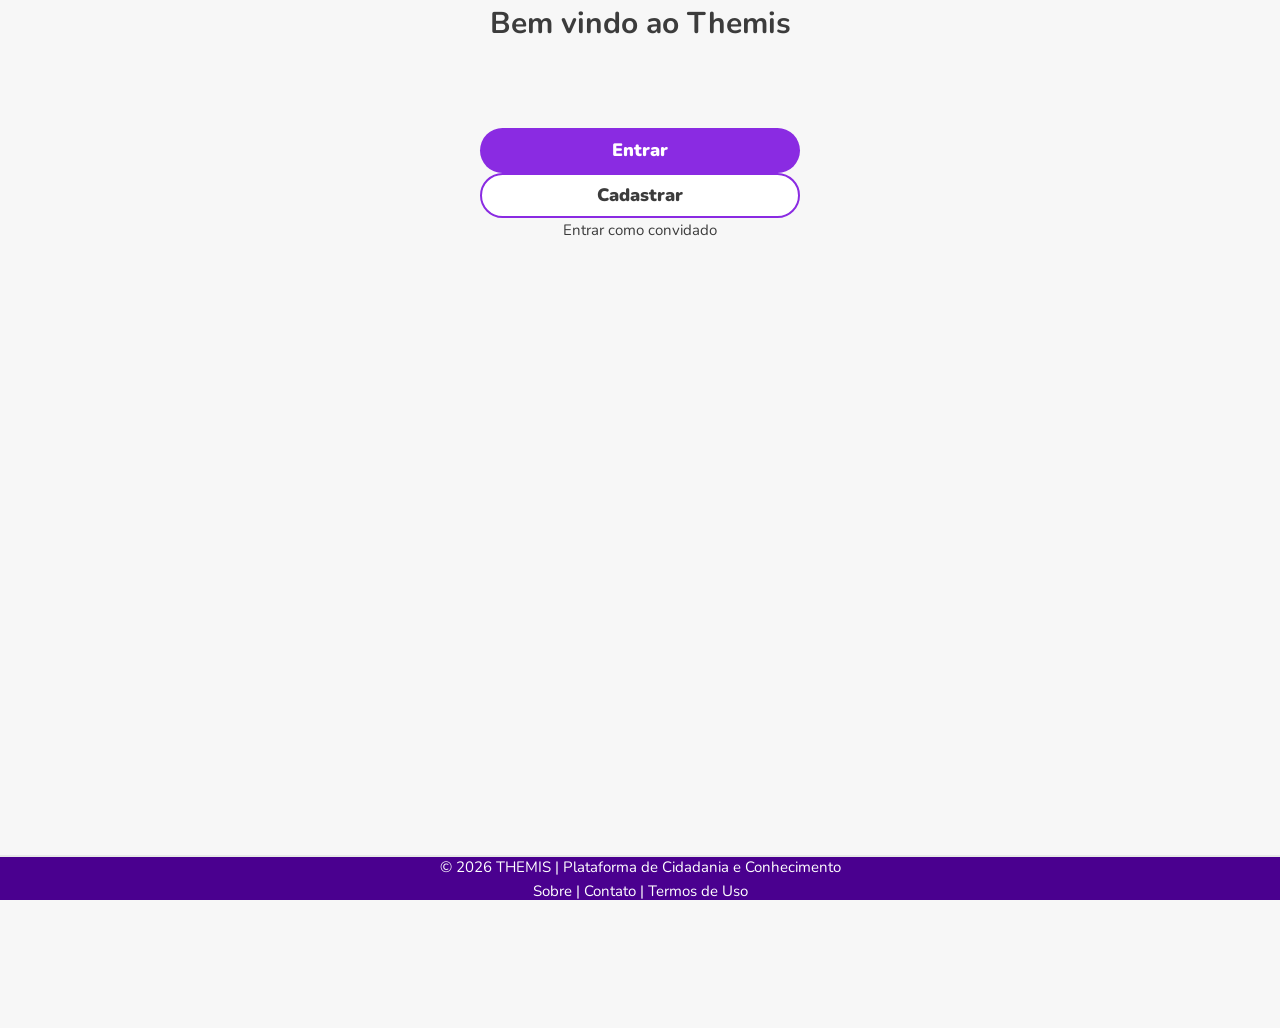
<file: index.html>
<!DOCTYPE html>
<html lang="pt-br">
<head>
    <meta charset="UTF-8">
    <meta name="viewport" content="width=device-width, initial-scale=1.0">
    <title>Início | THEMIS</title>
    <link rel="stylesheet" href="src/styles/global.css">
    <link rel="stylesheet" href="src/styles/reset.css">
    <link rel="stylesheet" href="src/styles/button.css">
    <link rel="stylesheet" href="src/styles/navbar.css">
</head>
<body>
    <header>
        <h1>Bem vindo ao Themis</h1>
    </header>

    <main>
        <div id="botoes-iniciais">
            <div class="container-entrar">
                <a href="src/pages/auth/login.html" class="btn-entrar">Entrar</a>
            </div>
    
            <div class="container-cadastro">
                <a href="src/pages/auth/cadastro.html" class="btn-cadastro">Cadastrar</a>
            </div>
    
            <div>
                <a href="src/pages/formacao/index.html">Entrar como convidado</a>
            </div>
        </div>
        
    </main>

    <footer id="rodape">
        <div>
            <p>&copy; 2026 THEMIS | Plataforma de Cidadania e Conhecimento</p>
            <nav>
                <span>Sobre</span> | 
                <span>Contato</span> | 
                <span>Termos de Uso</span>
            </nav>
        </div>
    </footer>

</body>
</html>
</file>
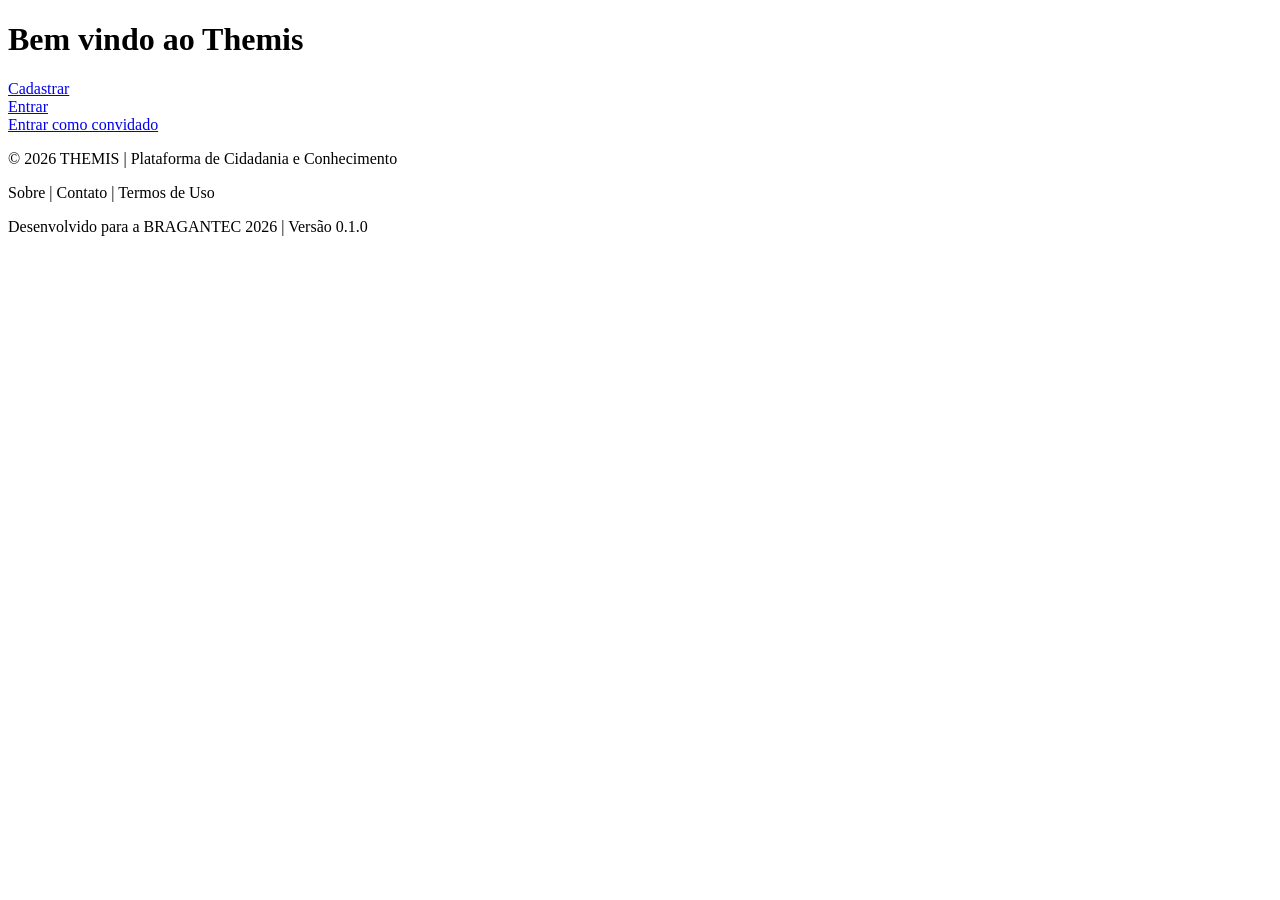
<file: src/index.html>
<!DOCTYPE html>
<html lang="pt-br">
<head>
    <meta charset="UTF-8">
    <meta name="viewport" content="width=device-width, initial-scale=1.0">
    <title>Início | THEMIS</title>
</head>
<body>
    <header>
        <h1>Bem vindo ao Themis</h1>
    </header>

    <main>
        <div>
            <div>
                <a href="pages/auth/cadastro.html">Cadastrar</a>
            </div>
    
            <div>
                <a href="pages/auth/login.html">Entrar</a>
            </div>
    
            <div>
                <a href="pages/formacao/index.html">Entrar como convidado</a>
            </div>
        </div>
        
    </main>

    <footer>
        <div>
            <p>&copy; 2026 THEMIS | Plataforma de Cidadania e Conhecimento</p>
            <nav>
                <span>Sobre</span> | 
                <span>Contato</span> | 
                <span>Termos de Uso</span>
            </nav>

            <p>Desenvolvido para a BRAGANTEC 2026 | Versão 0.1.0</p>
        </div>
    </footer>

</body>
</html>
</file>
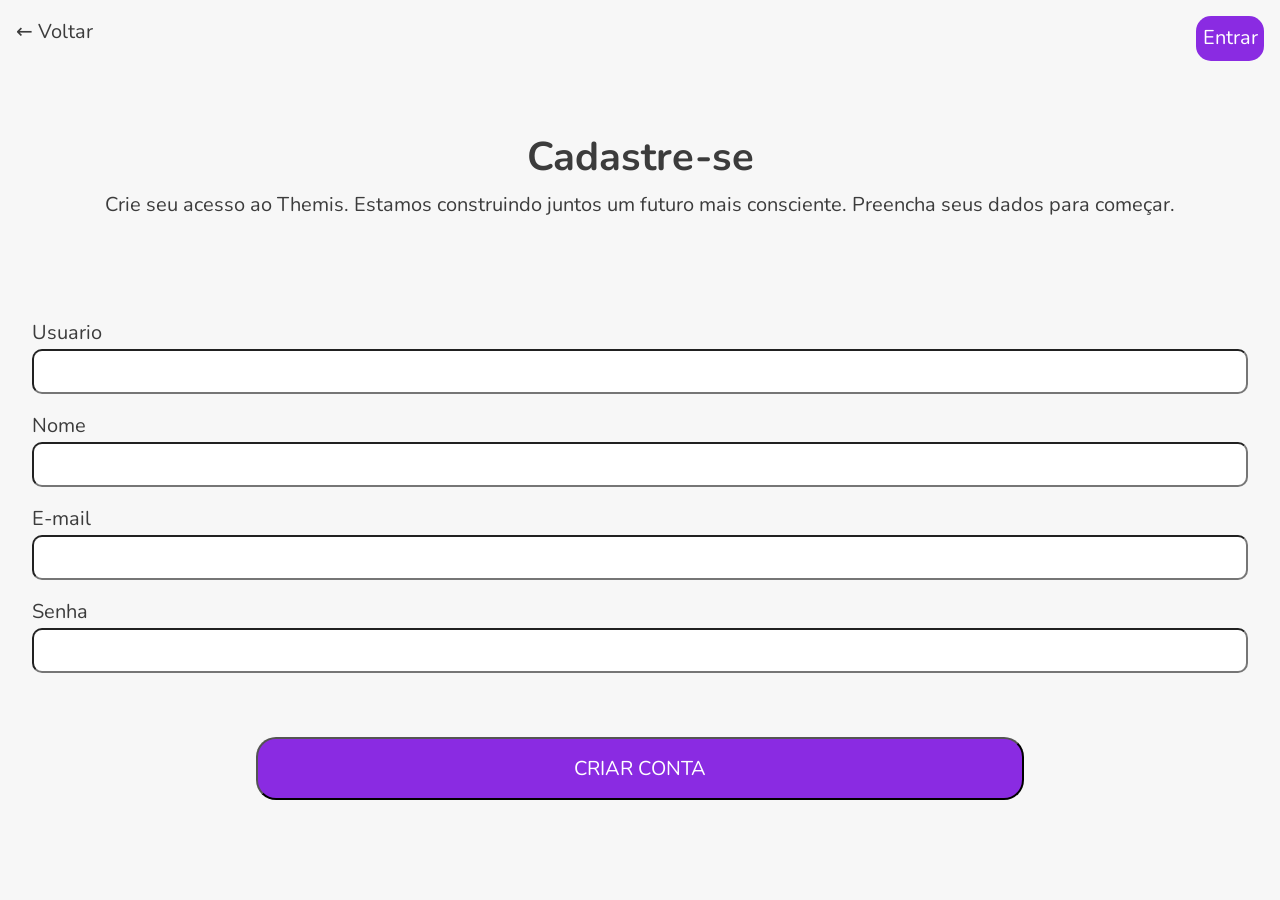
<file: src/pages/auth/cadastro.html>
<!DOCTYPE html>
<html lang="pt-br">
<head>
    <meta charset="UTF-8">
    <meta name="viewport" content="width=device-width, initial-scale=1.0">
    <title>Cadastro | THEMIS</title>
    <link rel="stylesheet" href="../../styles/global.css">
    <link rel="stylesheet" href="../../styles/reset.css">
    <link rel="stylesheet" href="../../styles/auth.css">
</head>
<body>
    <header>
        <div class="opcoes">
            <div class="btn-voltar">
                <a href="../../../index.html">&larr; Voltar</a>
            </div>
            <div id="logar-cadastrar">
                <a href="login.html">Entrar</a>
            </div>
        </div>
        <div class="header-sign-up-in">
            <h1>Cadastre-se</h1>
            <p>Crie seu acesso ao Themis. Estamos construindo juntos um futuro mais consciente. 
                Preencha seus dados para começar.</p>
        </div>
    </header>

    <main>
        <form action="processa_cadastro.php" method="POST" class="forms">
            
            <div class="formulario">
                <label for="usuario">Usuario</label>
                <input type="text" id="usuario" name="usuario" required>
            </div>

            <div class="formulario">
                <label for="nome">Nome</label>
                <input type="text" id="nome" name="nome" required>
            </div>

            <div class="formulario">
                <label for="email">E-mail</label>
                <input type="email" id="email" name="email" required>
            </div>

            <div class="formulario">
                <label for="senha">Senha</label>
                <input type="password" id="senha" name="senha" required minlength="6">
            </div>

            <div class="altura-cadastrar">
                <button type="submit" class="salvar">CRIAR CONTA</button>
            </div>
        </form>
    </main>

</body>
</html>
</file>
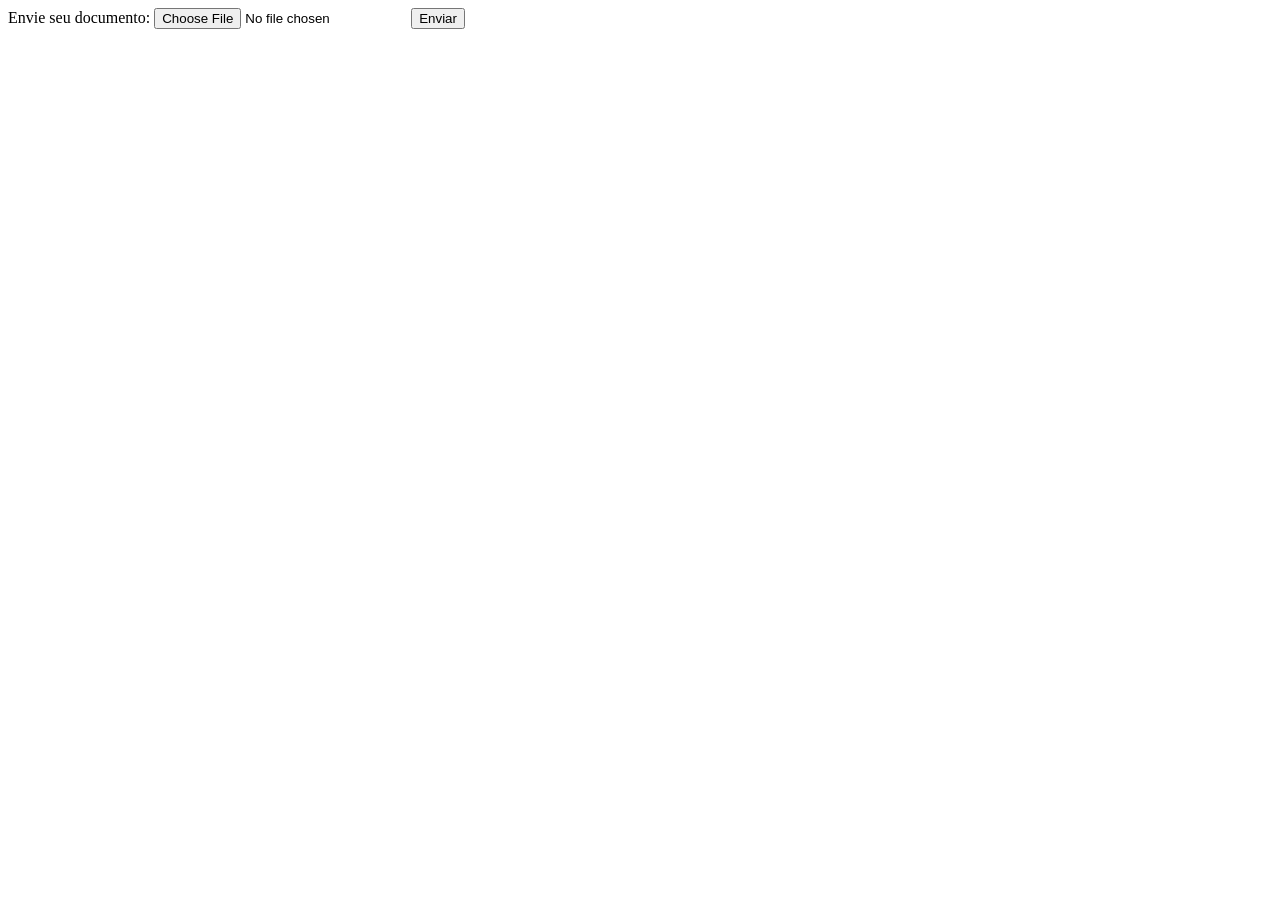
<file: src/pages/perfil/alterar-dados.html>
<!DOCTYPE html>
<html lang="pt-br">
<head>
    <meta charset="UTF-8">
    <meta name="viewport" content="width=device-width, initial-scale=1.0">
    <title>Alterar Dados | THEMIS</title>
</head>
<body>
    <form action="/upload" method="POST" enctype="multipart/form-data">
        <label for="documento">Envie seu documento:</label>
        <input type="file" id="documento" name="documento">
        
        <button type="submit">Enviar</button>
    </form>
</body>
</html>
</file>
<file: src/styles/global.css>
@import url('https://fonts.googleapis.com/css2?family=Nunito:wght@400;700;800&display=swap');

*, *::before, *::after {
    box-sizing: border-box;
}

body {
    font-family: 'Nunito', system-ui, -apple-system, sans-serif;
    background-color: #f7f7f7;
    color: #3c3c3c;
    font-size: 15px;
    text-align: center;
    margin: 0;
    line-height: 1.6;
    -webkit-font-smoothing: antialiased;
}

input, textarea, select, button {
    font-family: inherit;
    font-size: inherit;
    color: inherit;
}

img, video {
    max-width: 100%;
    height: auto;
}

hr{
    width: 90%
}
</file>
<file: src/styles/button.css>
.botoes {
    display: flex;
    flex-direction: column;
    justify-content: center;
    top: 0;
}

main {
    margin-top: 5rem;
}

#botoes-iniciais {
    display: flex;
    flex-direction: column;
    align-items: center;
    height: 100vh;
}

.container-entrar, .container-cadastro{
    display: flex;
    justify-content: center;
    height: 5vh;
    width: 100%;
    font-weight: 900;
}

.btn-entrar, .btn-cadastro{
    display: flex;
    align-items: center;
    justify-content: center;
    font-size: 2vh;
    width: 20rem;
    border-radius: 50px;
}

.btn-entrar{
    background-color: blueviolet;
    color: white;
}

.btn-cadastro{
    background-color: white;
    border: 2px solid blueviolet;
}

.btn-conteudo, .btn-exercicios, .btn-leis{
    width: 80%;
    margin: 0.5rem 10%;
    padding: 1rem;
    text-align: center;
    border-radius: 50px;
    font-size: 20px;
    color: white;
    height: 4rem;
    font-weight: 900;
}

.btn-conteudo {
    background-color: rgb(125, 13, 230);
}

.btn-exercicios {
    background-color: rgb(154, 46, 255);
}

.btn-leis {
    background-color: rgb(183, 106, 255);
}

#btn-noticias {
    width: 100%;
    display: flex;
    justify-content: end;
    position: fixed;
    bottom: 5%;
    padding: 1rem;
}

.btn-add{
    display: flex;
    justify-content: center;
    align-items: center;
    background-color: blueviolet;
    color: white;
    border-radius: 50%;
    object-fit: cover;
    aspect-ratio: 1 / 1;
    width: 3.5rem;
    height: 3.5rem;
    margin-top: auto;
    font-size: 40px;
    font-weight: 900;
}

.btn-curtir, .btn-comentar{
    background-color: rgb(242, 221, 255);
    border: 0;
    background: none;
    border: none;
    cursor: pointer;
    color: #666;
    display: flex;
    align-items: center;
    transition: color 0.2s ease, transform 0.1s ease;
}

.btn-curtir:active {
    transform: scale(1.2);
}

.btn-curtir.curtido {
    color: #ae00ff; 
}

.btn-curtir.curtido svg {
    fill: #ae00ff;
}

.btn-seguir{
    background-color: #8d02ce;
    color: white;
    display: flex;
    align-items: center;
    border-radius: 10px;
    padding: 0.5rem;
    font-weight: 700;
    height: 30px;
    width: 60px;
}

.botoes-forum{
    width: 100%;
    display: flex;
    justify-content: space-between;
    flex-direction: row;
    align-items: center;
    padding: 0.5rem 1rem;
}

.btn-voltar{
    font-size: 35px;
}

.btn-postar{
    background-color: #8d02ce;
    color: white;
    padding: 0.5rem;
    border-radius: 20px;
    font-size: 16px;
}
</file>
<file: src/styles/navbar.css>
footer {
    position: fixed;
    bottom: 0;
    width: 100%;
    height: 5%;
    display: flex;
    justify-content: center;
    align-items: center;
    background-color: #FFFFFF;
    border-top: 2px solid rgb(232, 232, 232);
}

footer nav ul {
    display: flex;
}

footer nav ul li a svg {
    margin: 0 5vw;
    height: 40px;
    width: 30px;
}

#rodape {
    background-color: rgb(74, 0, 143);
    color: white;
    text-align: center;
}
</file>
<file: src/styles/auth.css>
body{
    height: 100%;
}

.opcoes{
    display: flex;
    justify-content: space-between;
    margin: 1rem;
    font-size: 20px;
}

#logar-cadastrar{
    background-color: blueviolet;
    color: white;
    border-radius: 15px;
    padding: 0.4rem;
}

main, .header-sign-up-in{
    margin: 0 2rem;
}

input {
    border-radius: 10px;
    background-color: white;
    font-size: 30px;
}

.formulario{
    display: flex;
    flex-direction: column;
    text-align: left;
    font-size: 20px;
    margin-top: 1rem;
}

.header-sign-up-in {
    font-size: 20px;
    margin-top: 4rem;
}

.forms{
    margin-top: 6rem;
}

.altura-cadastrar{
    margin-top: 4rem;
}

.altura-entrar{
    height: 30vh;
    display: flex;
    align-items: end;
    justify-content: center;
}

.salvar{
    color: white;
    background-color: blueviolet;
    border-radius: 20px;
    padding: 1rem;
    font-size: 20px;
    width: 60vw;
}
</file>
